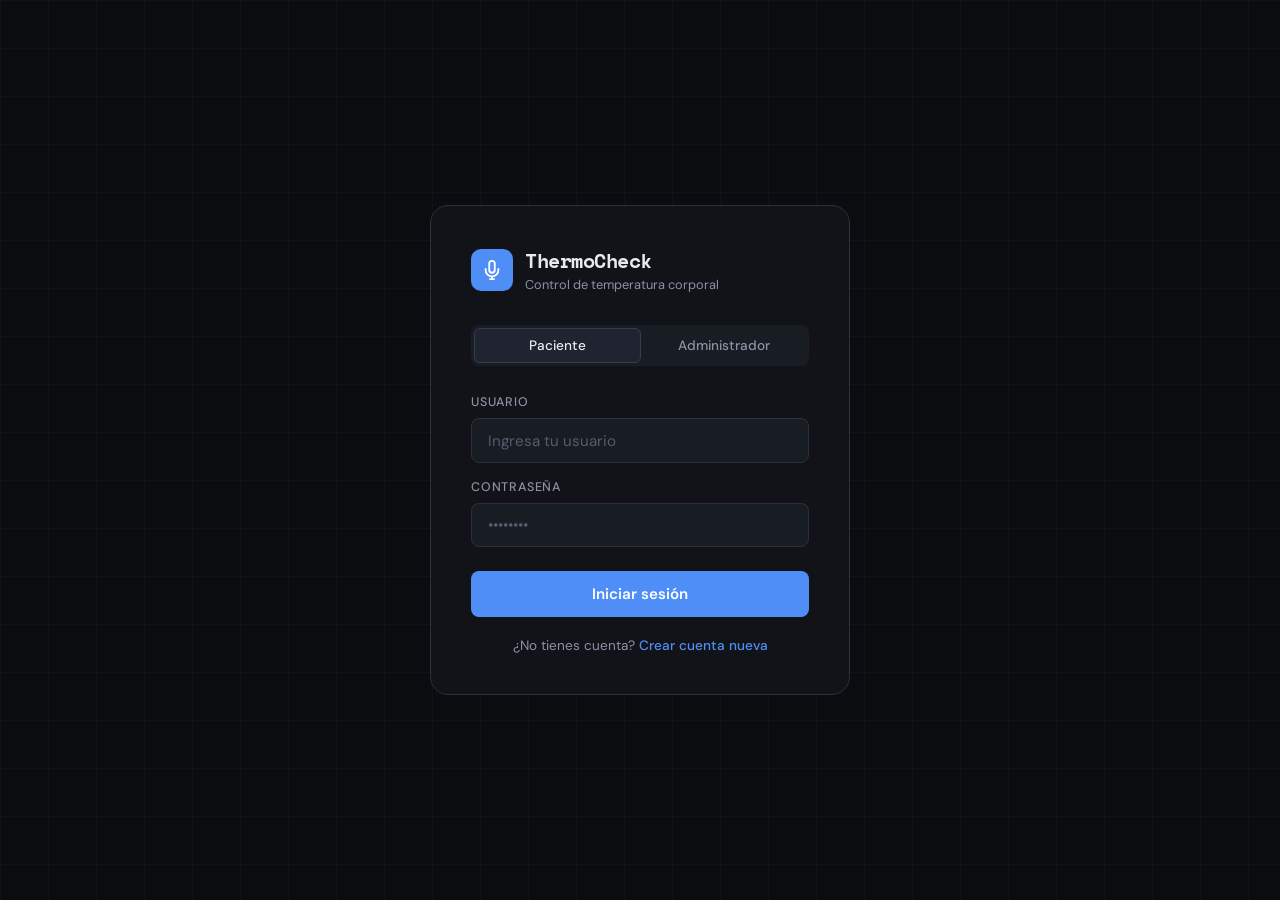
<file: index.html>
<!DOCTYPE html>
<html lang="es">

<head>
  <meta charset="UTF-8">
  <meta name="viewport" content="width=device-width, initial-scale=1.0">
  <title>ThermoCheck — Iniciar sesión</title>
  <link rel="stylesheet" href="css/global.css">
  <link rel="stylesheet" href="css/login.css">

  
</head>

<body>

  <div id="screen-login" class="screen">
    <div class="auth-card">

      <div class="auth-logo">
        <div class="icon">
          <svg viewBox="0 0 24 24">
            <path d="M12 2a3 3 0 0 0-3 3v7a3 3 0 0 0 6 0V5a3 3 0 0 0-3-3z" />
            <path d="M19 10v2a7 7 0 0 1-14 0v-2M12 19v3M9 22h6" />
          </svg>
        </div>
        <div>
          <h1>ThermoCheck</h1>
          <span class="auth-subtitle">Control de temperatura corporal</span>
        </div>
      </div>

      <div class="auth-tabs">
        <button class="auth-tab active" id="tab-paciente" onclick="switchLoginTab('paciente')">Paciente</button>
        <button class="auth-tab" id="tab-admin" onclick="switchLoginTab('admin')">Administrador</button>
      </div>

      <form onsubmit="event.preventDefault(); doLogin();">

        <div class="field">
          <label for="login-user">Usuario</label>
          <input type="text" id="login-user" placeholder="Ingresa tu usuario" autocomplete="username">
        </div>

        <div class="field">
          <label for="login-pass">Contraseña</label>
          <input type="password" id="login-pass" placeholder="••••••••" autocomplete="current-password">
        </div>
      </form>

      <button class="btn-primary" onclick="doLogin()">Iniciar sesión</button>
      <div class="auth-error" id="login-error"></div>

      <p class="auth-link">
        ¿No tienes cuenta?
        <a href="registro.html">Crear cuenta nueva</a>
      </p>

    </div>
  </div>

  <div class="toast" id="toast">
    <div class="toast-dot" id="toast-dot"></div>
    <span id="toast-msg"></span>
  </div>

  <script src="js/config.js"></script>
  <script src="js/login.js"></script>


</body>

</html>
</file>
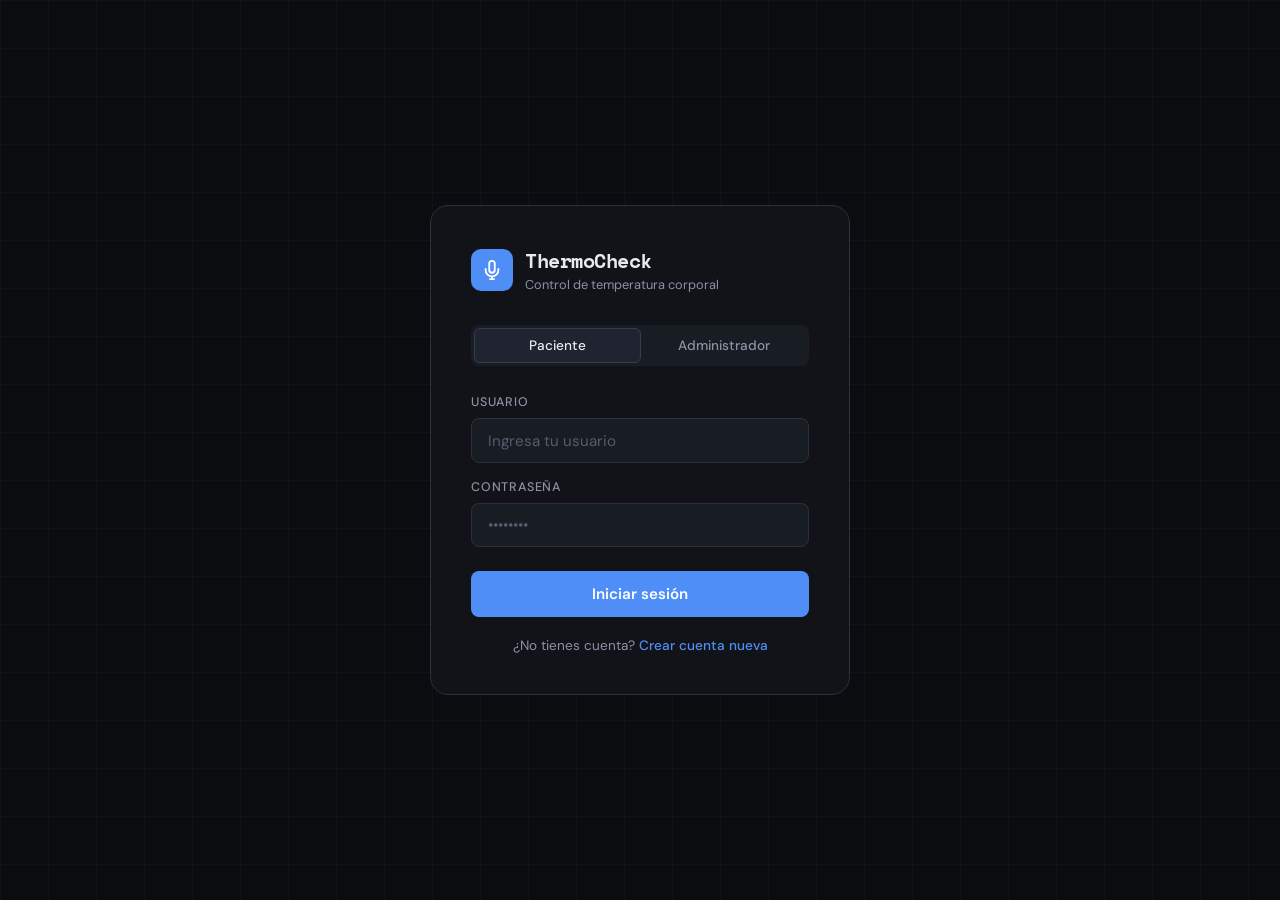
<file: admin.html>
<!DOCTYPE html>
<html lang="es">

<head>
  <meta charset="UTF-8">
  <meta name="viewport" content="width=device-width, initial-scale=1.0">
  <title>ThermoCheck — Dashboard Admin</title>
  <link rel="stylesheet" href="css/global.css">
  <link rel="stylesheet" href="./css/admin.css">
</head>

<body>

  <div id="screen-admin" class="screen active">

    <!-- Topbar -->
    <div class="topbar">
      <div class="topbar-logo">
        <svg viewBox="0 0 24 24">
          <path d="M12 2a3 3 0 0 0-3 3v7a3 3 0 0 0 6 0V5a3 3 0 0 0-3-3z" />
          <path d="M19 10v2a7 7 0 0 1-14 0v-2" />
        </svg>
        ThermoCheck
      </div>
      <div class="topbar-spacer"></div>
      <span class="topbar-badge" style="color:var(--yellow);border-color:#78350f">Admin</span>
      <div class="topbar-user">
        <div class="avatar" id="admin-avatar"></div>
        <span id="admin-nombre"></span>
      </div>
      <div class="topbar-actions">

        <button class="btn-admin-panel" onclick="mostrarPanelAdmin()">
          ⚙ Administración
        </button>

        <button class="btn-logout" onclick="logout()">
          Salir
        </button>

      </div>
    </div>

    <!-- Contenido -->
    <div class="main-content">

      <!-- Tarjetas de estadísticas -->
      <div class="admin-grid">
        <div class="stat-card">
          <div class="stat-label">Total lecturas hoy</div>
          <div class="stat-valor" id="stat-total" style="color:var(--accent)">0</div>
          <div class="stat-sub">en las últimas 24h</div>
        </div>
        <div class="stat-card">
          <div class="stat-label">Promedio temperatura</div>
          <div class="stat-valor" id="stat-prom">--.-</div>
          <div class="stat-sub">últimas 24h</div>
        </div>
        <div class="stat-card">
          <div class="stat-label">Temperatura máxima</div>
          <div class="stat-valor" id="stat-max" style="color:var(--yellow)">--.-</div>
          <div class="stat-sub" id="stat-max-quien">—</div>
        </div>
        <div class="stat-card alert-card">
          <div class="stat-label">⚠ Alertas de fiebre</div>
          <div class="stat-valor" id="stat-alertas">0</div>
          <div class="stat-sub">temperatura ≥ 38°C</div>
        </div>
      </div>

      <!-- Banner de alertas activas -->
      <div class="alertas-banner" id="alertas-banner">
        <div class="alerta-dot"></div>
        <p id="alertas-texto"></p>
      </div>

      <!-- Tabla de lecturas -->
      <div class="tabla-wrap">
        <div class="tabla-header">
          <h3>Lecturas registradas</h3>
          <div class="tabla-controls">
            <div class="filtros">
              <button class="filtro-btn active" onclick="setAdminFiltro('todos',this)">Todos</button>
              <button class="filtro-btn" onclick="setAdminFiltro('normal',this)">Normal</button>
              <button class="filtro-btn" onclick="setAdminFiltro('hipotermia',this)">Hipotermia</button>
              <button class="filtro-btn" onclick="setAdminFiltro('fiebre',this)">Fiebre</button>
            </div>
            <input type="search" class="tabla-search" id="tabla-search" placeholder="Buscar paciente..."
              oninput="renderAdminTabla()">
            <input type="search" id="filtro-empresa" class="tabla-search" placeholder="Buscar empresa..."
              oninput="renderAdminTabla()">

            <input type="date" id="filtro-fecha" class="tabla-search" onchange="renderAdminTabla()">
          </div>
        </div>

        <table>
          <thead>
            <tr>
              <th>Paciente</th>
              <th>Temperatura</th>
              <th>Estado</th>
              <th>Fecha</th>
              <th>Empresa</th>
            </tr>
          </thead>
          <tbody id="admin-tabla-body">
            <tr>
              <td colspan="5" class="empty-state">Sin registros</td>
            </tr>
          </tbody>
        </table>

        <div class="paginacion">
          <span id="pag-info">Mostrando 0 registros</span>
          <div class="pag-btns" id="pag-btns"></div>
        </div>
      </div>

      <div id="panel-admin-config" class="modal">

        <div class="modal-content modal-admin">

          <div class="modal-header">

            <h3>
              ⚙ Panel de administración
            </h3>

            <button onclick="cerrarPanelAdmin()">
              ✕
            </button>

          </div>

          <div class="modal-body">

            <!-- Empresas -->

            <div class="tabla-wrap">

              <div class="tabla-header">

                <h3>Empresas</h3>

                <div class="tabla-controls">

                  <input type="search" id="buscar-empresa-admin" class="tabla-search" placeholder="Buscar empresa..."
                    oninput="cargarEmpresasAdmin()">

                  <select id="estado-empresa-admin" class="tabla-search" onchange="cargarEmpresasAdmin()">

                    <option value="">
                      Todos
                    </option>

                    <option value="true">
                      Activas
                    </option>

                    <option value="false">
                      Inactivas
                    </option>

                  </select>

                  <button class="btn-admin-add" onclick="abrirModalEmpresa()">

                    + Nueva empresa

                  </button>

                </div>

              </div>

              <table>

                <thead>

                  <tr>
                    <th>Empresa</th>
                    <th>Dirección</th>
                    <th>Celular</th>
                    <th>Correo</th>
                    <th>Estado</th>
                    <th>Acciones</th>
                  </tr>

                </thead>

                <tbody id="empresa-body">
                </tbody>

              </table>

              <div class="paginacion">
                <span id="empresa-pag-info">
                  Mostrando 0 de 0 registros
                </span>

                <div id="empresa-pag-btns" class="pag-btns">
                </div>
              </div>

            </div>


            <!-- Usuarios -->

            <div class="tabla-wrap">

              <div class="tabla-header">

                <h3>Usuarios</h3>

                <div class="tabla-controls">

                  <input type="search" id="buscar-usuario-admin" class="tabla-search" placeholder="Buscar usuario..."
                    oninput="cargarUsuariosAdmin()">

                  <select id="estado-usuario-admin" class="tabla-search" onchange="cargarUsuariosAdmin()">

                    <option value="">
                      Todos
                    </option>

                    <option value="true">
                      Activos
                    </option>

                    <option value="false">
                      Inactivos
                    </option>

                  </select>

                </div>
              </div>


              <table>

                <thead>

                  <tr>

                    <th>Nombre</th>
                    <th>Usuario</th>
                    <th>Empresa</th>
                    <th>Estado</th>
                    <th>Acciones</th>

                  </tr>

                </thead>

                <tbody id="usuarios-body">

                </tbody>

              </table>

              <div class="paginacion">
                <span id="usuario-pag-info">
                  Mostrando 0 de 0 registros
                </span>

                <div id="usuario-pag-btns" class="pag-btns">
                </div>
              </div>

            </div>

          </div>

        </div>

      </div>

    </div>
  </div>

  <!-- Toast -->
  <div class="toast" id="toast">
    <div class="toast-dot" id="toast-dot"></div>
    <span id="toast-msg"></span>
  </div>

  <script src="js/config.js"></script>
  <script src="js/data.js"></script>
  <script src="js/login.js"></script>
  <script src="js/admin.js"></script>
  <script src="js/validaciones.js"></script>

  <!-- MODAL DETALLE PACIENTE -->
  <div id="modal-detalle" class="modal">
    <div class="modal-content">

      <div class="modal-header">
        <h3>Detalle del paciente</h3>
        <button onclick="cerrarModal()">✕</button>
      </div>

      <div class="modal-body" id="modal-body">
        <!-- contenido dinámico -->
      </div>

    </div>
  </div>

  <!-- MODAL CREAR / EDITAR EMPRESA -->
  <div id="modal-empresa" class="modal">

    <div class="modal-content" style="width:500px">

      <div class="modal-header">

        <h3 id="empresa-modal-title">
          Nueva empresa
        </h3>

        <button onclick="cerrarModalEmpresa()">
          ✕
        </button>

      </div>

      <div class="modal-body">

        <input type="text" id="empresa-nombre" class="tabla-search" placeholder="Nombre empresa"
          style="width:100%;margin-bottom:1rem">


        <input type="text" id="empresa-direccion" class="tabla-search" placeholder="Dirección"
          style="width:100%;margin-bottom:1rem">


        <input type="text" id="empresa-celular" class="tabla-search" placeholder="Celular" maxlength="10"
          inputmode="numeric" style="width:100%;margin-bottom:1rem">


        <input type="email" id="empresa-correo" class="tabla-search" placeholder="Correo"
          style="width:100%;margin-bottom:1rem">


        <button class="btn-admin-add" onclick="guardarEmpresa()">

          Guardar

        </button>

      </div>

    </div>

  </div>

  <!-- MODAL EDITAR USUARIO -->
  <div id="modal-usuario" class="modal">

    <div class="modal-content">

      <div class="modal-header">

        <h3>
          Editar usuario
        </h3>

        <button onclick="cerrarModalUsuario()">

          ✕

        </button>

      </div>

      <div class="modal-body">

        <div class="modal-grid">

          <input id="u-nombre" class="tabla-search" placeholder="Nombre">

          <input id="u-apellido" class="tabla-search" placeholder="Apellido">

          <input id="u-tipo" class="tabla-search" placeholder="Buscar tipo documento" list="lista-tipos" />

          <datalist id="lista-tipos"></datalist>

          <input id="u-documento" class="tabla-search" placeholder="Número documento">

          <input id="u-direccion" class="tabla-search" placeholder="Dirección">

          <input id="u-celular" class="tabla-search" placeholder="Celular">

          <input id="u-empresa" class="tabla-search" placeholder="Buscar empresa" list="lista-empresas" />

          <datalist id="lista-empresas"></datalist>

          </select>

        </div>

        <div class="modal-actions">

          <button class="btn-cancelar" onclick="
cerrarModalUsuario()
">

            Cancelar

          </button>

          <button class="btn-confirmar" onclick="
confirmarGuardarUsuario()
">

            Guardar

          </button>

        </div>

      </div>

    </div>

  </div>


  <!-- MODAL CONFIRMACIÓN -->

  <div id="modal-confirmar" class="modal">

    <div class="modal-content" style="width:450px">

      <div class="modal-header">

        <h3>
          Confirmar acción
        </h3>

        <button onclick="cerrarConfirmacion()">
          ✕
        </button>

      </div>

      <div class="modal-body">

        <p id="confirm-text"></p>

        <div class="modal-actions">

          <button class="btn-cancelar" onclick="cerrarConfirmacion()">

            Cancelar

          </button>

          <button class="btn-confirmar" id="confirm-btn">

            Confirmar

          </button>

        </div>

      </div>

    </div>

  </div>
</body>

</html>
</file>
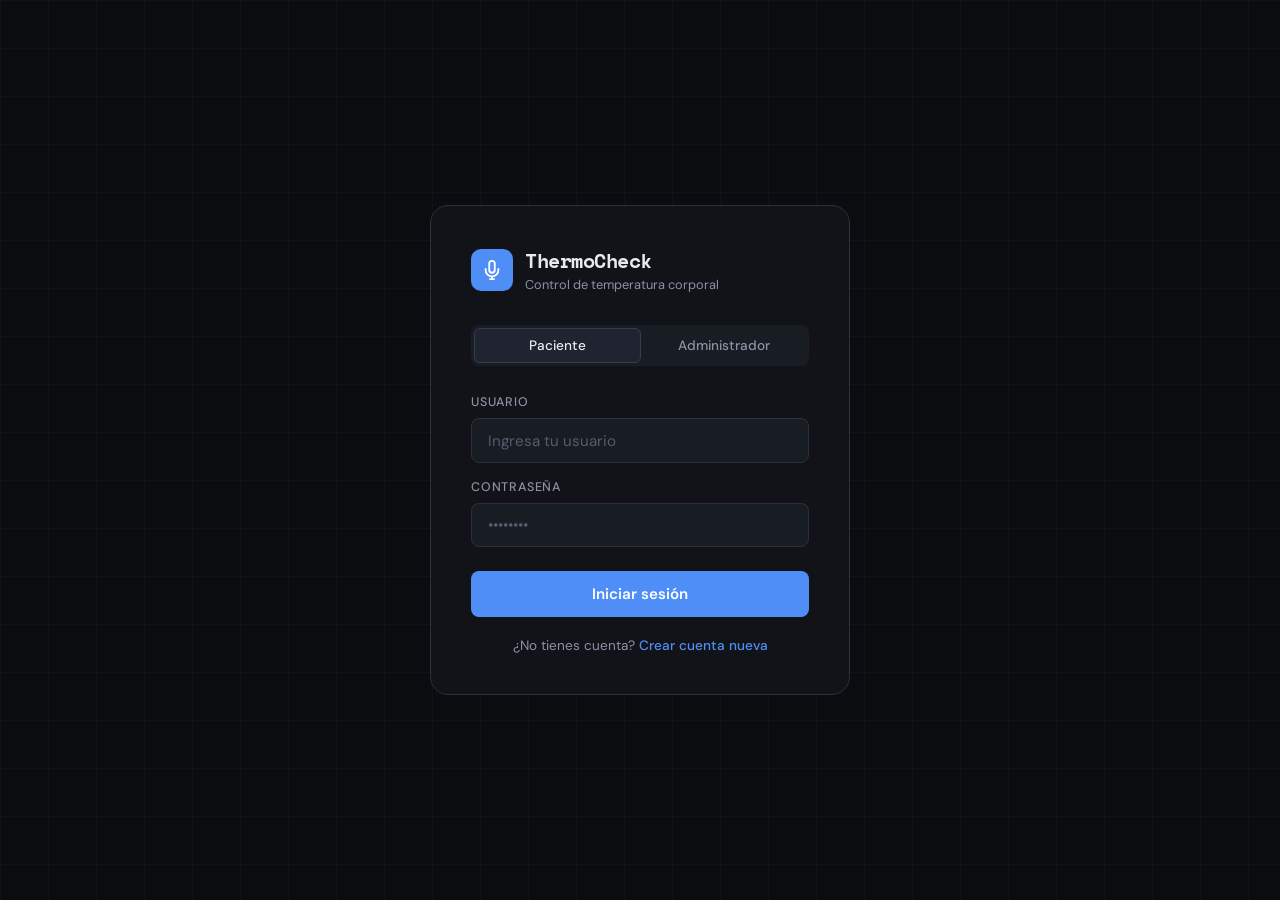
<file: paciente.html>
<!DOCTYPE html>
<html lang="es">

<head>
  <meta charset="UTF-8">
  <meta name="viewport" content="width=device-width, initial-scale=1.0">
  <title>ThermoCheck — Mi temperatura</title>
  <link rel="stylesheet" href="css/global.css">
  <link rel="stylesheet" href="css/paciente.css">


  <style>
    body {
      display: none;
    }
  </style>
</head>

<body>

  <div id="screen-paciente" class="screen active">

    <!-- Topbar -->
    <div class="topbar">
      <div class="topbar-logo">
        <svg viewBox="0 0 24 24">
          <path d="M12 2a3 3 0 0 0-3 3v7a3 3 0 0 0 6 0V5a3 3 0 0 0-3-3z" />
          <path d="M19 10v2a7 7 0 0 1-14 0v-2" />
        </svg>
        ThermoCheck
      </div>
      <div class="topbar-spacer"></div>
      <span class="topbar-badge">Paciente</span>
      <div class="topbar-user">
        <div class="avatar" id="pac-avatar">--</div>
        <span id="pac-nombre">—</span>
      </div>
      <button class="btn-perfil" onclick="abrirModalPerfil()">✏ Mi perfil</button>
      <button class="btn-logout" onclick="logout()">Salir</button>
    </div>

    <!-- Contenido -->
    <div class="main-content">

      <div class="pac-page-header">
        <h2>Mi estado hoy</h2>
        <p id="pac-fecha-hoy">—</p>
      </div>

      <!-- Tarjeta estado actual -->
      <div class="status-hoy">
        <div class="status-indicator none" id="status-icon">🌡️</div>
        <div class="status-info">
          <h3 id="status-titulo">Sin lectura hoy</h3>
          <p id="status-desc">Aún no has registrado tu temperatura hoy.</p>
        </div>
        <div class="temp-grande none" id="status-temp">--.-°</div>
      </div>

      <!-- Botón principal -->
      <button class="btn-tomar" id="btn-tomar" onclick="abrirModal()">
        <svg viewBox="0 0 24 24">
          <path d="M12 2a3 3 0 0 0-3 3v7a3 3 0 0 0 6 0V5a3 3 0 0 0-3-3z" />
          <path d="M19 10v2a7 7 0 0 1-14 0v-2M12 19v3M9 22h6" />
        </svg>
        Tomar temperatura ahora
      </button>

      <!-- Historial -->
      <div class="section-title">Historial de lecturas</div>
      <div class="historial-list" id="pac-historial">
        <div class="empty-state">No hay lecturas registradas aún</div>
      </div>

    </div>
  </div>

  <!-- Modal de toma -->
  <div class="modal-overlay" id="modal-toma">
    <div class="modal">

      <!-- Escaneando -->
      <div id="modal-escaneando">
        <h3>Midiendo temperatura</h3>
        <p>Esto solo tomará 3 segundos</p>
        <div class="scanner-anim">
          <svg viewBox="0 0 24 24">
            <path d="M12 2a3 3 0 0 0-3 3v7a3 3 0 0 0 6 0V5a3 3 0 0 0-3-3z" />
            <path d="M19 10v2a7 7 0 0 1-14 0v-2M12 19v3M9 22h6" />
          </svg>
        </div>
        <p style="color:var(--text3);font-size:.8rem">Conectando con el sensor ESP32...</p>
      </div>

      <!-- Resultado -->
      <div id="modal-resultado" style="display:none">
        <h3>Lectura obtenida</h3>
        <p>Confirma para guardar el registro</p>
        <div class="modal-result" id="modal-temp-val">--.-°</div>
        <div id="modal-badge-estado" style="margin-bottom:.5rem"></div>
        <p class="modal-consejo" id="modal-consejo"></p>
        <div class="modal-buttons">
          <button class="btn-secondary" onclick="cerrarModal()">Cancelar</button>
          <button class="btn-confirm" onclick="confirmarLectura()">Confirmar</button>
        </div>
      </div>

    </div>
  </div>

  <!-- Toast -->
  <div class="toast" id="toast">
    <div class="toast-dot" id="toast-dot"></div>
    <span id="toast-msg"></span>
  </div>

<div id="modal-perfil" class="modal modal-content">
  <div class="modal-content" style="max-width:480px">

    <div class="modal-header">
      <h3>Mi perfil</h3>
      <button onclick="cerrarModalPerfil()">✕</button>
    </div>

    <div class="modal-body">

      <!-- Campos EDITABLES -->
      <div class="modal-grid">

        <div>
          <label>Nombre *</label>
          <input id="p-nombre" class="tabla-search" placeholder="Nombre" style="width:100%">
        </div>

        <div>
          <label>Apellido *</label>
          <input id="p-apellido" class="tabla-search" placeholder="Apellido" style="width:100%">
        </div>

        <div>
          <label>Celular *</label>
          <input id="p-celular" class="tabla-search" placeholder="Ej: 3001234567"
                 type="tel" maxlength="10" style="width:100%">
        </div>

        <div>
          <label>Dirección *</label>
          <input id="p-direccion" class="tabla-search" placeholder="Ej: Calle 123 #45-67" style="width:100%">
        </div>

      </div>

      <hr style="border:none;border-top:1px solid var(--border);margin:1rem 0">
      <p style="font-size:.75rem;color:var(--text3);margin-bottom:.75rem">
        Los siguientes datos no son editables. Contacta a tu administrador si necesitas cambiarlos.
      </p>

      <!-- Campos SOLO LECTURA -->
      <div class="modal-grid">

        <div>
          <label>Usuario</label>
          <input id="p-username" class="tabla-search" disabled style="width:100%;opacity:.5;cursor:not-allowed">
        </div>

        <div>
          <label>Tipo de documento</label>
          <input id="p-tipo-doc" class="tabla-search" disabled style="width:100%;opacity:.5;cursor:not-allowed">
        </div>

        <div>
          <label>Número de documento</label>
          <input id="p-documento" class="tabla-search" disabled style="width:100%;opacity:.5;cursor:not-allowed">
        </div>

        <div>
          <label>Empresa</label>
          <input id="p-empresa" class="tabla-search" disabled style="width:100%;opacity:.5;cursor:not-allowed">
        </div>

      </div>

      <div class="modal-actions" style="margin-top:1.25rem">
        <button class="btn-cancelar" onclick="cerrarModalPerfil()">Cancelar</button>
        <button class="btn-confirmar" onclick="guardarPerfil()">Guardar cambios</button>
      </div>

    </div>
  </div>
</div>





  <script src="js/config.js"></script>
  <script src="js/data.js"></script>
  <script src="js/paciente.js"></script>
  <script src="js/editarPaciente.js"></script>
  <script src="js/validaciones.js"></script>

  <script>
    /* Esta página requiere sesión activa.
       En producción: verificar sesión PHP aquí. */
    document.addEventListener('DOMContentLoaded', () => {
      if (!currentUser) {
        /* Redirigir al login si no hay sesión */
        /* window.location.href = 'index.html'; */
      }
    });
  </script>
</body>

</html>
</file>
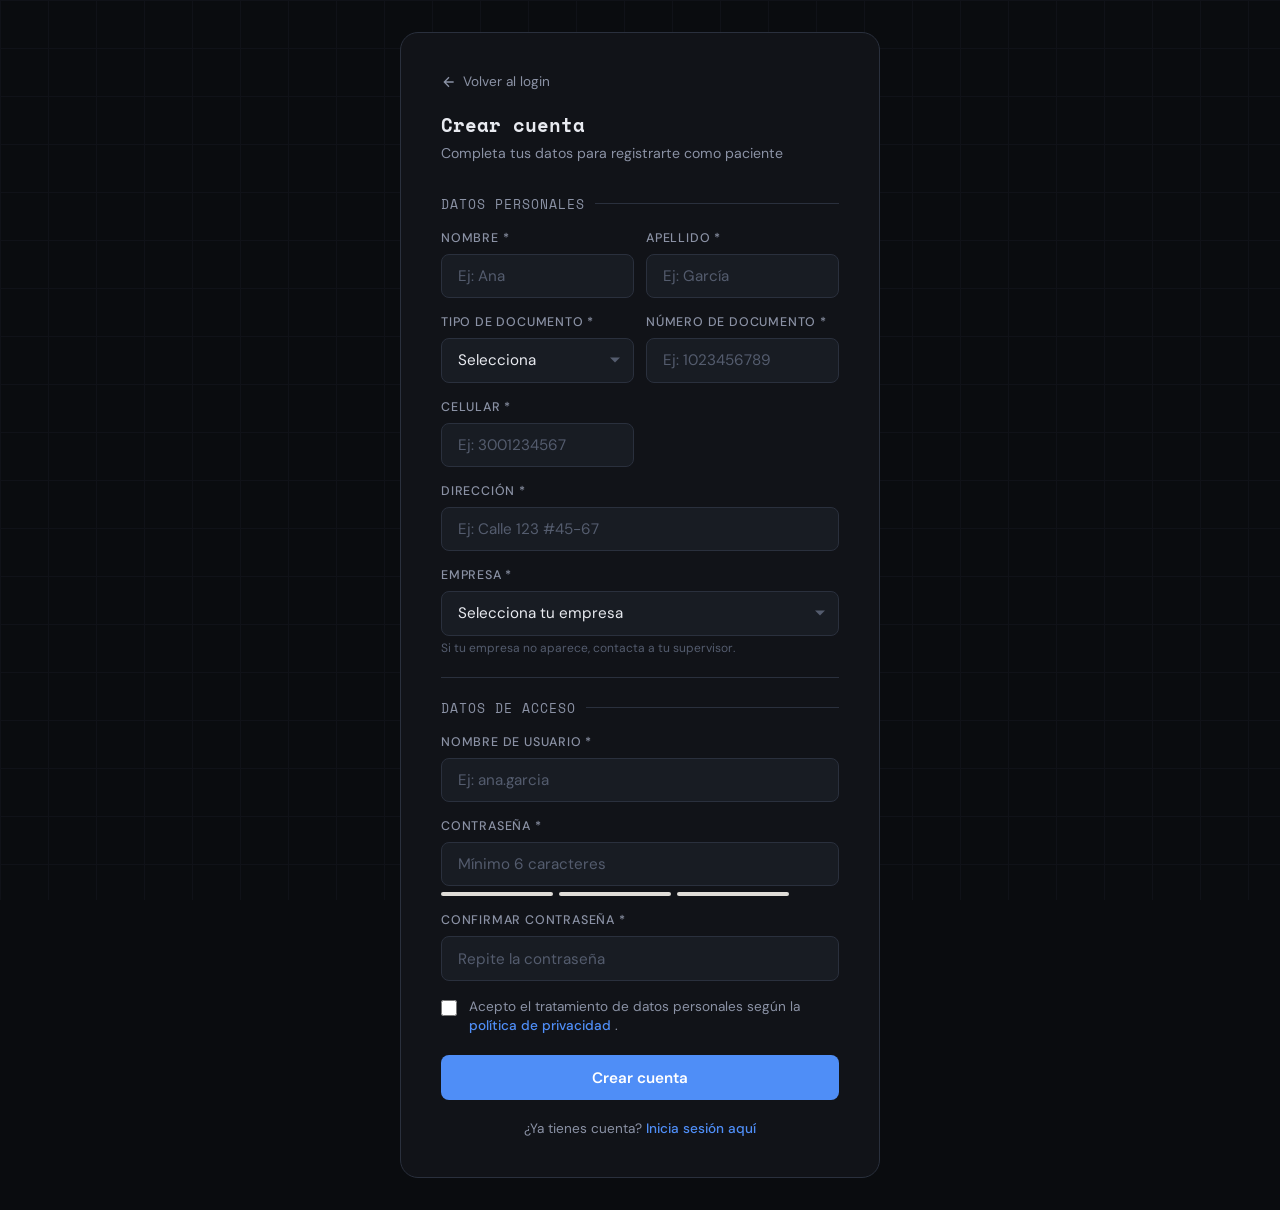
<file: registro.html>
<!DOCTYPE html>
<html lang="es">

<head>
  <meta charset="UTF-8">
  <meta name="viewport" content="width=device-width, initial-scale=1.0">
  <title>ThermoCheck — Crear cuenta</title>
  <link rel="stylesheet" href="css/global.css">
  <link rel="stylesheet" href="css/login.css">
  <link rel="stylesheet" href="css/registro.css">
</head>

<body>

  <div id="screen-registro" class="screen active">
    <div class="registro-card">

      <!-- Header con botón volver -->
      <div class="registro-header">
        <button class="back-btn" onclick="volverAlLogin()">
          <svg viewBox="0 0 24 24">
            <path d="M19 12H5M12 19l-7-7 7-7" />
          </svg>
          Volver al login
        </button>
        <h2>Crear cuenta</h2>
        <p>Completa tus datos para registrarte como paciente</p>
      </div>

      <!-- Formulario -->
      <form id="registro-form" onsubmit="doRegistro(event)">

        <div class="section-title">Datos personales</div>

        <div class="field-row">
          <div class="field">
            <label for="reg-nombre">Nombre *</label>
            <input type="text" id="reg-nombre" placeholder="Ej: Ana">
          </div>
          <div class="field">
            <label for="reg-apellido">Apellido *</label>
            <input type="text" id="reg-apellido" placeholder="Ej: García">
          </div>
        </div>

        <div class="field-row">
          <div class="field">
            <label>Tipo de documento *</label>
            <div class="select-wrap">
              <select id="reg-tipo-doc">
                <option value="">Selecciona</option>
              </select>
            </div>
          </div>

          <div class="field">
            <label>Número de documento *</label>
            <input type="text" id="reg-num-doc" placeholder="Ej: 1023456789">
          </div>
        </div>

        <div class="field-row">
          <div class="field">
            <label for="reg-celular">celular *</label>
            <input type="tel" id="reg-celular" placeholder="Ej: 3001234567">
          </div>
        </div>

        <div class="field">
          <label for="reg-direccion">Dirección *</label>
          <input type="text" id="reg-direccion" placeholder="Ej: Calle 123 #45-67">
        </div>

        <div class="field">
          <label>Empresa *</label>
          <div class="select-wrap">
            <select id="reg-empresa">
              <option value="">Selecciona tu empresa</option>
            </select>
          </div>
          <small style="color:var(--text3);font-size:.75rem;">
            Si tu empresa no aparece, contacta a tu supervisor.
          </small>
        </div>

        <hr class="field-divider">
        <div class="section-title">Datos de acceso</div>

        <div class="field">
          <label for="reg-user">Nombre de usuario *</label>
          <input type="text" id="reg-user" placeholder="Ej: ana.garcia" autocomplete="username">
        </div>

        <div class="field">
          <label for="reg-pass">Contraseña *</label>
          <input type="password" id="reg-pass" placeholder="Mínimo 6 caracteres" oninput="onPassChange()"
            autocomplete="new-password">
          <div class="password-strength">
            <div class="strength-bar" id="bar1"></div>
            <div class="strength-bar" id="bar2"></div>
            <div class="strength-bar" id="bar3"></div>
            <span class="strength-label" id="strength-label"></span>
          </div>
        </div>

        <div class="field">
          <label for="reg-pass2">Confirmar contraseña *</label>
          <input type="password" id="reg-pass2" placeholder="Repite la contraseña" autocomplete="new-password">
        </div>


        <label class="terms-check">
          <input type="checkbox" id="reg-terminos">

          <span class="terms-text">
            Acepto el tratamiento de datos personales según la
            <a href="docs/tratamiento_datos.pdf" target="_blank">
              política de privacidad
            </a>.
          </span>
        </label>


        <div class="auth-error" id="reg-error"></div>

        <button class="btn-primary" type="submit" style="margin-top:1.25rem">
          Crear cuenta
        </button>

        <p class="auth-link">
          ¿Ya tienes cuenta?
          <a onclick="volverAlLogin()">Inicia sesión aquí</a>
        </p>

      </form>

      <!-- Pantalla de éxito -->
      <div id="registro-exito" style="display:none">
        <div class="registro-success">
          <div class="success-icon">✓</div>
          <h3>¡Cuenta creada exitosamente!</h3>
          <p>
            Bienvenido, <strong id="exito-nombre"></strong>.<br>
            Ya puedes iniciar sesión con tu usuario y contraseña.
          </p>
          <button class="btn-primary" onclick="irALoginDesdeExito()">
            Ir a iniciar sesión
          </button>
        </div>
      </div>

    </div> <!-- registro-card -->

  </div>


  <!-- Toast global -->
  <div class="toast" id="toast">
    <div class="toast-dot" id="toast-dot"></div>
    <span id="toast-msg"></span>
  </div>

  <script src="js/config.js"></script>
  <script src="js/data.js"></script>
  <script src="js/login.js"></script>
  <script src="js/registro.js"></script>
  <script src="js/validaciones.js"></script>


</body>

</html>
</file>
<file: css/global.css>
@import url('https://fonts.googleapis.com/css2?family=Space+Mono:wght@400;700&family=DM+Sans:wght@300;400;500;600&display=swap');

:root {
  --bg:        #0a0c0f;
  --bg2:       #111318;
  --bg3:       #181c23;
  --bg4:       #1f2430;
  --border:    #2a303d;
  --border2:   #363d4e;
  --text:      #e8eaf0;
  --text2:     #8b92a5;
  --text3:     #545c6e;
  --accent:    #4f8ef7;
  --accent2:   #2563eb;
  --green:     #22c55e;
  --green-bg:  #052e16;
  --yellow:    #f59e0b;
  --yellow-bg: #1c1400;
  --red:       #ef4444;
  --red-bg:    #1c0505;
  --mono:      'Space Mono', monospace;
  --sans:      'DM Sans', sans-serif;
  --radius:    12px;
  --radius-lg: 18px;
}

*, *::before, *::after { box-sizing: border-box; margin: 0; padding: 0; }

body {
  font-family: var(--sans);
  background: var(--bg);
  color: var(--text);
  min-height: 100vh;
  overflow-x: hidden;
}

body::before {
  content: '';
  position: fixed;
  inset: 0;
  background-image:
    linear-gradient(var(--border) 1px, transparent 1px),
    linear-gradient(90deg, var(--border) 1px, transparent 1px);
  background-size: 48px 48px;
  opacity: .2;
  pointer-events: none;
  z-index: 0;
}

/* ── SCREENS ── */
.screen { display: none; position: relative; z-index: 1; min-height: 100vh; }
.screen.active { display: flex; }

/* ── TOPBAR ── */
.topbar {
  height: 58px;
  background: var(--bg2);
  border-bottom: 1px solid var(--border);
  display: flex;
  align-items: center;
  padding: 0 1.5rem;
  gap: 1rem;
  position: sticky;
  top: 0;
  z-index: 50;
}

.topbar-logo {
  font-family: var(--mono);
  font-size: .95rem;
  letter-spacing: -.3px;
  color: var(--accent);
  display: flex;
  align-items: center;
  gap: .5rem;
  text-decoration: none;
}

.topbar-logo svg { width: 18px; height: 18px; stroke: var(--accent); fill: none; stroke-width: 2; }
.topbar-spacer { flex: 1; }

.topbar-user {
  display: flex;
  align-items: center;
  gap: .6rem;
  font-size: .85rem;
  color: var(--text2);
}

.topbar-user .avatar {
  width: 30px; height: 30px;
  background: var(--bg4);
  border: 1px solid var(--border2);
  border-radius: 50%;
  display: flex; align-items: center; justify-content: center;
  font-family: var(--mono);
  font-size: .7rem;
  font-weight: 700;
  color: var(--accent);
}

.topbar-badge {
  background: var(--bg4);
  border: 1px solid var(--border2);
  border-radius: 20px;
  padding: .2rem .65rem;
  font-size: .72rem;
  font-weight: 600;
  color: var(--text2);
  text-transform: uppercase;
  letter-spacing: .6px;
}

.btn-logout {
  background: transparent;
  border: 1px solid var(--border2);
  border-radius: 7px;
  color: var(--text2);
  padding: .35rem .8rem;
  font-family: var(--sans);
  font-size: .8rem;
  cursor: pointer;
  transition: all .2s;
}
.btn-logout:hover { border-color: var(--red); color: var(--red); }

/* ── MAIN CONTENT ── */
.main-content {
  flex: 1;
  padding: 2rem 1.5rem;
  max-width: 1100px;
  width: 100%;
  margin: 0 auto;
  position: relative;
  z-index: 1;
}

/* ── SECTION TITLE ── */
.section-title {
  font-family: var(--mono);
  font-size: .82rem;
  color: var(--text2);
  text-transform: uppercase;
  letter-spacing: 1px;
  margin-bottom: 1rem;
  display: flex;
  align-items: center;
  gap: .6rem;
}
.section-title::after { content: ''; flex: 1; height: 1px; background: var(--border); }

/* ── BADGES ── */
.badge-estado {
  font-size: .72rem;
  font-weight: 600;
  padding: .2rem .6rem;
  border-radius: 20px;
  text-transform: uppercase;
  letter-spacing: .5px;
}
.badge-estado.ok   { background: var(--green-bg); color: var(--green);  border: 1px solid #14532d; }
.badge-estado.warn { background: var(--yellow-bg); color: var(--yellow); border: 1px solid #78350f; }
.badge-estado.bad  { background: var(--red-bg);   color: var(--red);    border: 1px solid #7f1d1d; }

/* ── TOAST ── */
.toast {
  position: fixed;
  bottom: 1.5rem; right: 1.5rem;
  background: var(--bg2);
  border: 1px solid var(--border2);
  border-radius: var(--radius);
  padding: .85rem 1.25rem;
  font-size: .88rem;
  z-index: 500;
  display: flex; align-items: center; gap: .6rem;
  transform: translateY(80px);
  opacity: 0;
  transition: all .3s ease;
  max-width: 300px;
}
.toast.show        { transform: translateY(0); opacity: 1; }
.toast.ok          { border-color: #14532d; }
.toast.warn        { border-color: #78350f; }
.toast.bad         { border-color: #7f1d1d; }
.toast-dot         { width: 8px; height: 8px; border-radius: 50%; flex-shrink: 0; }

/* ── EMPTY STATE ── */
.empty-state { text-align: center; padding: 3rem; color: var(--text3); font-size: .9rem; }

/* ── ANIMACIONES ── */
@keyframes slideUp {
  from { opacity: 0; transform: translateY(20px); }
  to   { opacity: 1; transform: translateY(0); }
}
@keyframes fadeIn {
  from { opacity: 0; transform: translateX(-8px); }
  to   { opacity: 1; transform: translateX(0); }
}
@keyframes pulse {
  0%, 100% { opacity: 1; transform: scale(1); }
  50%       { opacity: .5; transform: scale(1.5); }
}



.badge-estado.normal{
    background:#dcfce7;
    color:#15803d;
}

.badge-estado.fiebre{
    background:#fee2e2;
    color:#dc2626;
}

.badge-estado.hipotermia{
    background:#dbeafe;
    color:#2563eb;
}

.dot.hipotermia{
    background:#2563eb;
}

.status-indicator.hipotermia{
    background:#dbeafe;
    color:#2563eb;
}
</file>
<file: css/login.css>
/* ════════════════════════════════
   login.css
════════════════════════════════ */

#screen-login {
  align-items: center;
  justify-content: center;
  padding: 2rem;
}

.auth-card {
  width: 100%;
  max-width: 420px;
  background: var(--bg2);
  border: 1px solid var(--border);
  border-radius: var(--radius-lg);
  padding: 2.5rem;
  animation: slideUp .4s ease;
}

/* Logo */
.auth-logo {
  display: flex;
  align-items: center;
  gap: .75rem;
  margin-bottom: 2rem;
}
.auth-logo .icon {
  width: 42px; height: 42px;
  background: var(--accent);
  border-radius: 10px;
  display: flex; align-items: center; justify-content: center;
}
.auth-logo .icon svg { width: 22px; height: 22px; stroke: white; fill: none; stroke-width: 2; }
.auth-logo h1 { font-family: var(--mono); font-size: 1.25rem; letter-spacing: -.5px; }
.auth-logo .auth-subtitle { color: var(--text2); font-size: .8rem; display: block; margin-top: 1px; }

/* Tabs */
.auth-tabs {
  display: flex;
  background: var(--bg3);
  border-radius: 8px;
  padding: 3px;
  margin-bottom: 1.75rem;
}
.auth-tab {
  flex: 1;
  padding: .5rem;
  border: none;
  background: transparent;
  color: var(--text2);
  font-family: var(--sans);
  font-size: .85rem;
  font-weight: 500;
  cursor: pointer;
  border-radius: 6px;
  transition: all .2s;
}
.auth-tab.active { background: var(--bg4); color: var(--text); border: 1px solid var(--border2); }

/* Campos */
.field { margin-bottom: 1rem; }
.field label {
  display: block;
  font-size: .78rem;
  font-weight: 500;
  color: var(--text2);
  text-transform: uppercase;
  letter-spacing: .8px;
  margin-bottom: .5rem;
}
.field input {
  width: 100%;
  background: var(--bg3);
  border: 1px solid var(--border);
  border-radius: 8px;
  padding: .7rem 1rem;
  color: var(--text);
  font-family: var(--sans);
  font-size: .95rem;
  outline: none;
  transition: border-color .2s;
}
.field input:focus       { border-color: var(--accent); }
.field input::placeholder { color: var(--text3); }

/* Botón principal */
.btn-primary {
  width: 100%;
  padding: .8rem;
  background: var(--accent);
  color: white;
  border: none;
  border-radius: 8px;
  font-family: var(--sans);
  font-size: .95rem;
  font-weight: 600;
  cursor: pointer;
  transition: background .2s, transform .1s;
  margin-top: .5rem;
}
.btn-primary:hover  { background: var(--accent2); }
.btn-primary:active { transform: scale(.98); }

/* Enlace a registro */
.auth-link {
  text-align: center;
  margin-top: 1.25rem;
  font-size: .85rem;
  color: var(--text2);
}
.auth-link a {
  color: var(--accent);
  text-decoration: none;
  cursor: pointer;
  font-weight: 500;
}
.auth-link a:hover { text-decoration: underline; }

/* Error */
.auth-error {
  background: var(--red-bg);
  border: 1px solid #7f1d1d;
  color: var(--red);
  padding: .65rem 1rem;
  border-radius: 8px;
  font-size: .85rem;
  margin-top: .75rem;
  display: none;
}
</file>
<file: css/admin.css>
/* ════════════════════════════════
   admin.css
════════════════════════════════ */

#screen-admin {
  flex-direction: column;
}

/* Stats grid */
.admin-grid {
  display: grid;
  grid-template-columns: repeat(auto-fit, minmax(200px, 1fr));
  gap: 1rem;
  margin-bottom: 2rem;
}

.stat-card {
  background: var(--bg2);
  border: 1px solid var(--border);
  border-radius: var(--radius);
  padding: 1.25rem 1.5rem;
}

.stat-label {
  font-size: .75rem;
  font-weight: 600;
  text-transform: uppercase;
  letter-spacing: .8px;
  color: var(--text3);
  margin-bottom: .5rem;
}

.stat-valor {
  font-family: var(--mono);
  font-size: 2rem;
  font-weight: 700;
  line-height: 1;
}

.stat-sub {
  font-size: .8rem;
  color: var(--text2);
  margin-top: .3rem;
}

.stat-card.alert-card {
  border-color: #7f1d1d;
  background: var(--red-bg);
}

.stat-card.alert-card .stat-valor {
  color: var(--red);
}

/* Banner alertas */
.alertas-banner {
  background: var(--red-bg);
  border: 1px solid #7f1d1d;
  border-radius: var(--radius);
  padding: .9rem 1.25rem;
  margin-bottom: 1.5rem;
  display: none;
  align-items: center;
  gap: .75rem;
}

.alertas-banner.visible {
  display: flex;
}

.alerta-dot {
  width: 10px;
  height: 10px;
  border-radius: 50%;
  background: var(--red);
  animation: pulse 1.2s ease-in-out infinite;
  flex-shrink: 0;
}

.alertas-banner p {
  font-size: .88rem;
  color: var(--red);
  flex: 1;
  margin: 0;
}

/* Tabla */
.tabla-wrap {
  background: var(--bg2);
  border: 1px solid var(--border);
  border-radius: var(--radius-lg);
  overflow: hidden;
  margin-bottom: 2rem;
}

.tabla-header {
  padding: 1rem 1.5rem;
  border-bottom: 1px solid var(--border);
  display: flex;
  align-items: center;
  justify-content: space-between;
  flex-wrap: wrap;
  gap: .75rem;
}

.tabla-header h3 {
  font-family: var(--mono);
  font-size: .95rem;
}

.tabla-controls {
  display: flex;
  gap: .6rem;
  align-items: center;
  flex-wrap: wrap;
}

.filtros {
  display: flex;
  gap: .4rem;
}

.filtro-btn {
  background: var(--bg3);
  border: 1px solid var(--border);
  border-radius: 20px;
  padding: .3rem .85rem;
  font-family: var(--sans);
  font-size: .78rem;
  font-weight: 500;
  color: var(--text2);
  cursor: pointer;
  transition: all .2s;
}

.filtro-btn.active,
.filtro-btn:hover {
  background: var(--bg4);
  border-color: var(--accent);
  color: var(--accent);
}

.tabla-search {
  background: var(--bg3);
  border: 1px solid var(--border);
  border-radius: 8px;
  padding: .35rem .85rem;
  color: var(--text);
  font-family: var(--sans);
  font-size: .85rem;
  outline: none;
  width: 200px;
  transition: border-color .2s;
}

.tabla-search:focus {
  border-color: var(--accent);
}

.tabla-search::placeholder {
  color: var(--text3);
}

table {
  width: 100%;
  border-collapse: collapse;
}

thead tr {
  border-bottom: 1px solid var(--border);
}

th {
  padding: .75rem 1.25rem;
  text-align: left;
  font-size: .75rem;
  font-weight: 600;
  text-transform: uppercase;
  letter-spacing: .7px;
  color: var(--text3);
}

tbody tr {
  border-bottom: 1px solid var(--border);
  transition: background .15s;
}

tbody tr:last-child {
  border-bottom: none;
}

tbody tr:hover {
  background: var(--bg3);
}

td {
  padding: .8rem 1.25rem;
  font-size: .88rem;
}

td .temp-cell {
  font-family: var(--mono);
  font-weight: 700;
}

.row-fiebre {
  background: rgba(239, 68, 68, .04);
}

.row-fiebre:hover {
  background: rgba(239, 68, 68, .08) !important;
}

/* Paginación */
.paginacion {
  padding: .75rem 1.25rem;
  display: flex;
  align-items: center;
  justify-content: space-between;
  border-top: 1px solid var(--border);
  font-size: .82rem;
  color: var(--text2);
}

.pag-btns {
  display: flex;
  gap: .4rem;
}

.pag-btn {
  width: 30px;
  height: 30px;
  background: var(--bg3);
  border: 1px solid var(--border);
  border-radius: 6px;
  color: var(--text2);
  font-family: var(--mono);
  font-size: .78rem;
  cursor: pointer;
  transition: all .2s;
  display: flex;
  align-items: center;
  justify-content: center;
}

.pag-btn:hover,
.pag-btn.active {
  border-color: var(--accent);
  color: var(--accent);
  background: var(--bg4);
}


/* ── INPUT DATE ESTILO PRO ── */
input[type="date"].tabla-search {
  appearance: none;
  -webkit-appearance: none;
  position: relative;
  padding-right: 2.2rem;
}

/* Ícono calendario (webkit) */
input[type="date"].tabla-search::-webkit-calendar-picker-indicator {
  filter: invert(1) opacity(0.6);
  cursor: pointer;
  transition: .2s;
}

input[type="date"].tabla-search::-webkit-calendar-picker-indicator:hover {
  filter: invert(1) opacity(1);
}

/* Placeholder visual (cuando está vacío) */
input[type="date"].tabla-search:invalid {
  color: var(--text3);
}


/* MODAL */
.modal {
  position: fixed;
  top: 0;
  left: 0;
  width: 100%;
  height: 100%;
  background: rgba(0, 0, 0, .6);
  display: none;
  align-items: center;
  justify-content: center;
  z-index: 999;
}

.modal.active {
  display: flex;
}

.modal-content {
  background: var(--bg2);
  border: 1px solid var(--border);
  border-radius: var(--radius-lg);
  width: 750px;
  /* ⬅️ más ancho */
  max-width: 95%;
  padding: 1.5rem;
  animation: fadeIn .2s ease;
}

.modal-header {
  display: flex;
  justify-content: space-between;
  align-items: center;
  margin-bottom: 1rem;
}

.modal-header h3 {
  font-family: var(--mono);
  font-size: 1rem;
}

.modal-header button {
  background: transparent;
  border: none;
  color: var(--text2);
  cursor: pointer;
  font-size: 1.2rem;
}

.modal-body {
  font-size: .9rem;
  color: var(--text);
}

.modal-grid {
  display: grid;
  grid-template-columns: 1fr 1fr;
  gap: 1.2rem;
}

.modal-section {
  background: var(--bg3);
  border: 1px solid var(--border);
  border-radius: var(--radius);
  padding: 1rem 1.2rem;
}

.modal-section h4 {
  font-size: .75rem;
  margin-bottom: .6rem;
  color: var(--text3);
  text-transform: uppercase;
  letter-spacing: .5px;
}

.modal-row {
  display: grid;
  grid-template-columns: repeat(auto-fit, minmax(180px, 1fr));
  gap: .6rem 1rem;
  font-size: .88rem;
}

/* BOTÓN ADMIN */

.btn-admin-panel {

  background: linear-gradient(135deg,
      #f59e0b,
      #d97706);

  border: none;
  padding: .7rem 1rem;

  border-radius: 10px;

  color: white;

  font-weight: 600;

  cursor: pointer;

  transition: .25s;

  display: flex;
  align-items: center;
  gap: .5rem;

}

.btn-admin-panel:hover {

  transform: translateY(-2px);

  box-shadow:
    0 8px 20px rgba(245,
      158,
      11,
      .35);

}


/* PANEL ADMIN */

.topbar-actions {

  display: flex;
  align-items: center;
  gap: 12px;
  margin-left: 20px;

}

.modal-admin {

  width: 1200px;
  max-width: 95%;

  max-height: 90vh;

  overflow-y: auto;

}


.btn-admin-add {

  background: var(--accent);

  border: none;

  padding: .6rem 1rem;

  border-radius: 10px;

  font-weight: 600;

  cursor: pointer;

  color: white;

  transition: .2s;

}

.btn-admin-add:hover {

  transform: translateY(-2px);

}

.btn-editar,
.btn-estado {

  border: none;

  padding: .45rem .8rem;

  border-radius: 8px;

  cursor: pointer;

  font-size: .8rem;

  font-weight: 600;

  margin-right: .4rem;

  transition: .2s;

}


.btn-editar {

  background: #2563eb;
  color: white;

}

.btn-editar:hover {

  transform: translateY(-2px);

}


.btn-estado {

  background: #f59e0b;
  color: white;

}

.btn-estado:hover {

  transform: translateY(-2px);

}

/* BOTONES MODAL */

.modal-actions{
display:flex;
justify-content:flex-end;
gap:1rem;
margin-top:1.5rem;
}

.btn-cancelar{

background:var(--bg3);
border:1px solid var(--border);

padding:.7rem 1.2rem;

border-radius:10px;

color:var(--text);

font-weight:600;
cursor:pointer;

transition:.2s;
}

.btn-cancelar:hover{

border-color:#ef4444;

background:#2a1a1a;

transform:translateY(-2px);

}

.btn-confirmar{

background:linear-gradient(
135deg,
var(--accent),
#2563eb
);

border:none;

padding:.7rem 1.2rem;

border-radius:10px;

font-weight:600;

color:white;

cursor:pointer;

transition:.2s;

}

.btn-confirmar:hover{

transform:translateY(-2px);

box-shadow:0 8px 18px rgba(37,99,235,.3);

}

.badge-estado.normal{
    background:#dcfce7;
    color:#15803d;
}

.badge-estado.fiebre{
    background:#fee2e2;
    color:#dc2626;
}

.badge-estado.hipotermia{
    background:#dbeafe;
    color:#2563eb;
}

.dot.hipotermia{
    background:#2563eb;
}

.status-indicator.hipotermia{
    background:#dbeafe;
    color:#2563eb;
}
/* ── Validaciones: borde rojo y mensaje de error ── */

.input-error {
  border-color: #ef4444 !important;
}

.field-error-msg {
  display: none;
  font-size: 0.72rem;
  color: #ef4444;
  margin-top: 3px;
  font-weight: 500;
}

/* ── Labels del modal usuario / perfil ── */
.modal-grid label,
.perfil-label {
  display: block;
  font-size: 0.75rem;
  font-weight: 600;
  color: var(--text3);
  text-transform: uppercase;
  letter-spacing: 0.5px;
  margin-bottom: 4px;
}

/* ── Inputs del modal con label encima ── */
.modal-grid > div {
  display: flex;
  flex-direction: column;
}

.modal-grid > div input {
  width: 100%;
}

/* ── Input deshabilitado (campos solo lectura en perfil) ── */
.modal-grid input:disabled {
  opacity: 0.5;
  cursor: not-allowed;
}
</file>
<file: css/paciente.css>
/* ════════════════════════════════
   paciente.css  (corregido)
════════════════════════════════ */
 
#screen-paciente {
  flex-direction: column;
}
 
/* Header */
.pac-page-header {
  margin-bottom: 2rem;
}
 
.pac-page-header h2 {
  font-family: var(--mono);
  font-size: 1.4rem;
  margin-bottom: .25rem;
}
 
.pac-page-header p {
  color: var(--text2);
  font-size: .9rem;
  text-transform: capitalize;
}
 
/* Tarjeta estado hoy */
.status-hoy {
  background: var(--bg2);
  border: 1px solid var(--border);
  border-radius: var(--radius-lg);
  padding: 1.75rem;
  margin-bottom: 1.5rem;
  display: flex;
  align-items: center;
  gap: 1.5rem;
  flex-wrap: wrap;
}
 
.status-indicator {
  width: 64px;
  height: 64px;
  border-radius: 50%;
  display: flex;
  align-items: center;
  justify-content: center;
  flex-shrink: 0;
  font-size: 1.5rem;
}
 
.status-indicator.ok       { background: var(--green-bg);  border: 2px solid var(--green); }
.status-indicator.warn     { background: var(--yellow-bg); border: 2px solid var(--yellow); }
.status-indicator.bad      { background: var(--red-bg);    border: 2px solid var(--red); }
.status-indicator.none     { background: var(--bg4);       border: 2px solid var(--border2); }
.status-indicator.hipotermia { background: #dbeafe; color: #2563eb; }
 
.status-info { flex: 1; min-width: 160px; }
.status-info h3 { font-size: 1.05rem; font-weight: 600; margin-bottom: .3rem; }
.status-info p  { color: var(--text2); font-size: .88rem; }
 
.temp-grande {
  font-family: var(--mono);
  font-size: 2.8rem;
  font-weight: 700;
  letter-spacing: -2px;
  line-height: 1;
}
 
.temp-grande.ok   { color: var(--green); }
.temp-grande.warn { color: var(--yellow); }
.temp-grande.bad  { color: var(--red); }
.temp-grande.none { color: var(--text3); }
 
/* Botón tomar temperatura */
.btn-tomar {
  display: inline-flex;
  align-items: center;
  gap: .75rem;
  background: var(--accent);
  color: white;
  border: none;
  border-radius: var(--radius);
  padding: .95rem 1.75rem;
  font-family: var(--sans);
  font-size: 1rem;
  font-weight: 600;
  cursor: pointer;
  transition: all .2s;
  margin-bottom: 2rem;
}
 
.btn-tomar:hover          { background: var(--accent2); transform: translateY(-1px); }
.btn-tomar:active         { transform: scale(.97); }
.btn-tomar.tomada:disabled {
  background: var(--bg3);
  border: 1px solid var(--border2);
  color: var(--text2);
  cursor: not-allowed;
  opacity: 0.6;
  transform: none;
}
 
.btn-tomar svg {
  width: 20px; height: 20px;
  stroke: currentColor; fill: none; stroke-width: 2;
}
 
/* Historial */
.historial-list { display: flex; flex-direction: column; gap: .6rem; }
 
.historial-item {
  background: var(--bg2);
  border: 1px solid var(--border);
  border-radius: var(--radius);
  padding: .9rem 1.25rem;
  display: flex;
  align-items: center;
  gap: 1rem;
  animation: fadeIn .3s ease;
}
 
.historial-item .dot { width: 10px; height: 10px; border-radius: 50%; flex-shrink: 0; }
.dot.ok         { background: var(--green); }
.dot.warn       { background: var(--yellow); }
.dot.bad        { background: var(--red); }
.dot.hipotermia { background: #2563eb; }
 
.historial-item .h-fecha { color: var(--text2); font-size: .82rem; flex: 1; }
.historial-item .h-temp  { font-family: var(--mono); font-size: .95rem; font-weight: 700; }
 
/* ─────────────────────────────────────────────
   MODAL DE TOMA (overlay propio: .modal-overlay)
   NO tocar .modal aquí — es la tarjeta interna
───────────────────────────────────────────── */
.modal-overlay {
  display: none;
  position: fixed;
  inset: 0;
  background: rgba(0,0,0,.75);
  z-index: 200;
  align-items: center;
  justify-content: center;
  padding: 1rem;
}
 
.modal-overlay.open { display: flex; }  /* ← se activa con JS */
 
/* Tarjeta interna del modal de toma */
.modal-overlay .modal {
  background: var(--bg2);
  border: 1px solid var(--border2);
  border-radius: var(--radius-lg);
  padding: 2rem;
  width: 100%;
  max-width: 380px;
  text-align: center;
  animation: slideUp .3s ease;
  /* resetear cualquier herencia de posicionamiento */
  position: static;
  height: auto;
  display: block;
}
 
.modal-overlay .modal h3 { font-family: var(--mono); font-size: 1.1rem; margin-bottom: .5rem; }
.modal-overlay .modal > p { color: var(--text2); font-size: .88rem; margin-bottom: 1.5rem; }
 
/* Animación scanner */
.scanner-anim {
  width: 120px; height: 120px;
  margin: 0 auto 1.5rem;
  border-radius: 50%;
  background: var(--bg3);
  border: 2px solid var(--accent);
  display: flex; align-items: center; justify-content: center;
  position: relative; overflow: hidden;
}
 
.scanner-anim::after {
  content: '';
  position: absolute;
  width: 100%; height: 3px;
  background: var(--accent);
  opacity: .7;
  animation: scanLine 1.4s ease-in-out infinite;
}
 
@keyframes scanLine {
  0%   { top: 10%; }
  50%  { top: 85%; }
  100% { top: 10%; }
}
 
.scanner-anim svg {
  width: 48px; height: 48px;
  stroke: var(--accent); fill: none; stroke-width: 1.5;
  z-index: 1;
}
 
.modal-result {
  font-family: var(--mono);
  font-size: 3rem;
  font-weight: 700;
  letter-spacing: -2px;
  margin-bottom: .5rem;
}
 
.modal-consejo { font-size: .83rem; margin-bottom: 0 !important; }
 
.modal-buttons { display: flex; gap: .75rem; margin-top: 1.5rem; }
.modal-buttons button { flex: 1; }
 
.btn-secondary {
  padding: .7rem;
  background: var(--bg3);
  border: 1px solid var(--border2);
  border-radius: 8px;
  color: var(--text2);
  font-family: var(--sans); font-size: .9rem;
  cursor: pointer; transition: all .2s;
}
.btn-secondary:hover { border-color: var(--text2); color: var(--text); }
 
.btn-confirm {
  padding: .7rem;
  background: var(--green);
  border: none; border-radius: 8px;
  color: #052e16;
  font-family: var(--sans); font-size: .9rem; font-weight: 600;
  cursor: pointer; transition: filter .2s;
}
.btn-confirm:hover { filter: brightness(1.1); }
 
/* Badges estado */
.badge-estado.normal     { background: #dcfce7; color: #15803d; }
.badge-estado.fiebre     { background: #fee2e2; color: #dc2626; }
.badge-estado.hipotermia { background: #dbeafe; color: #2563eb; }
 
/* ─────────────────────────────────────────────
   MODAL PERFIL  (#modal-perfil)
   Overlay de pantalla completa independiente
───────────────────────────────────────────── */
#modal-perfil {
  position: fixed;
  inset: 0;
  width: 100%;
  height: 100%;
  background: rgba(0,0,0,.6);
  display: none;                /* oculto por defecto */
  align-items: center;
  justify-content: center;
  z-index: 999;
}
 
#modal-perfil.active { display: flex; }
 
#modal-perfil .modal-content {
  background: var(--bg2);
  border: 1px solid var(--border);
  border-radius: var(--radius-lg);
  width: 750px;
  max-width: 95%;
  padding: 1.5rem;
  animation: fadeIn .2s ease;
  text-align: left;
  /* resetear overlay */
  position: static;
  height: auto;
}
 
/* Botón perfil topbar */
.btn-perfil {
  background: transparent;
  border: 1px solid var(--border, #E2DDD4);
  border-radius: 8px;
  padding: 6px 14px;
  font-size: .85rem; font-weight: 500;
  cursor: pointer;
  color: var(--text, #1C1B18);
  transition: background .15s;
}
.btn-perfil:hover { background: var(--surface2, #F0EEE8); }
 
/* Modal header/body/grid */
.modal-header {
  display: flex;
  justify-content: space-between;
  align-items: center;
  margin-bottom: 1rem;
}
.modal-header h3    { font-family: var(--mono); font-size: 1rem; }
.modal-header button { background: transparent; border: none; color: var(--text2); cursor: pointer; font-size: 1.2rem; }
 
.modal-body { font-size: .9rem; color: var(--text); }
 
.modal-grid {
  display: grid;
  grid-template-columns: 1fr 1fr;
  gap: 1.2rem;
}
 
.modal-grid label {
  display: block;
  font-size: .75rem; font-weight: 600;
  color: var(--text3);
  text-transform: uppercase;
  letter-spacing: .5px;
  margin-bottom: 4px;
}
 
.modal-grid > div { display: flex; flex-direction: column; }
 
.modal-actions {
  display: flex;
  justify-content: flex-end;
  gap: 1rem;
  margin-top: 1.5rem;
}
 
/* Inputs */
.tabla-search {
  background: var(--bg3);
  border: 1px solid var(--border);
  border-radius: 8px;
  padding: .35rem .85rem;
  color: var(--text);
  font-family: var(--sans); font-size: .85rem;
  outline: none; width: 100%;
  transition: border-color .2s;
}
.tabla-search:focus       { border-color: var(--accent); }
.tabla-search::placeholder { color: var(--text3); }
.tabla-search:disabled    { opacity: .5; cursor: not-allowed; }
 
.input-error      { border-color: #ef4444 !important; }
.field-error-msg  { display: none; font-size: .72rem; color: #ef4444; margin-top: 3px; font-weight: 500; }
.perfil-label     { display: block; font-size: .78rem; font-weight: 500; color: var(--text2, #555); margin-bottom: 4px; }
 
/* Botones modal perfil */
.btn-cancelar {
  background: var(--bg3);
  border: 1px solid var(--border);
  padding: .7rem 1.2rem;
  border-radius: 10px;
  color: var(--text); font-weight: 600;
  cursor: pointer; transition: .2s;
}
.btn-confirmar {
  background: linear-gradient(135deg, var(--accent), #2563eb);
  border: none;
  padding: .7rem 1.2rem;
  border-radius: 10px;
  font-weight: 600; color: white;
  cursor: pointer; transition: .2s;
}
 
/* Toast */
.modal-section {
  background: var(--bg3);
  border: 1px solid var(--border);
  border-radius: var(--radius);
  padding: 1rem 1.2rem;
}
.modal-section h4 {
  font-size: .75rem; margin-bottom: .6rem;
  color: var(--text3); text-transform: uppercase; letter-spacing: .5px;
}
.modal-row {
  display: grid;
  grid-template-columns: repeat(auto-fit, minmax(180px,1fr));
  gap: .6rem 1rem;
  font-size: .88rem;
}
</file>
<file: css/registro.css>
/* ════════════════════════════════
   registro.css
════════════════════════════════ */

#screen-registro {
  align-items: center;
  justify-content: center;
  padding: 2rem;
}

.registro-card {
  width: 100%;
  max-width: 480px;
  background: var(--bg2);
  border: 1px solid var(--border);
  border-radius: var(--radius-lg);
  padding: 2.5rem;
  animation: slideUp .4s ease;
}

/* Header del card */
.registro-header {
  margin-bottom: 2rem;
}



.registro-header .back-btn {
  display: inline-flex;
  align-items: center;
  gap: .4rem;
  background: transparent;
  border: none;
  color: var(--text2);
  font-family: var(--sans);
  font-size: .85rem;
  cursor: pointer;
  padding: 0;
  margin-bottom: 1.25rem;
  transition: color .2s;
}

.registro-header .back-btn:hover {
  color: var(--text);
}

.registro-header .back-btn svg {
  width: 16px;
  height: 16px;
  stroke: currentColor;
  fill: none;
  stroke-width: 2;
}

.registro-header h2 {
  font-family: var(--mono);
  font-size: 1.2rem;
  margin-bottom: .3rem;
}

.registro-header p {
  color: var(--text2);
  font-size: .88rem;
}

/* Fila de dos campos */
.field-row {
  display: grid;
  grid-template-columns: 1fr 1fr;
  gap: .75rem;
}

/* Separador */
.field-divider {
  border: none;
  border-top: 1px solid var(--border);
  margin: 1.25rem 0;
}

/* Fortaleza de contraseña */
.password-strength {
  margin-top: .5rem;
  display: flex;
  gap: .3rem;
  align-items: center;
}

.strength-bar {
  flex: 1;
  height: 3px;
  border-radius: 2px;
  background: var(--border2);
  transition: background .3s;
}

.strength-bar.active-weak {
  background: var(--red);
}

.strength-bar.active-medium {
  background: var(--yellow);
}

.strength-bar.active-strong {
  background: var(--green);
}

.strength-label {
  font-size: .75rem;
  color: var(--text3);
  min-width: 50px;
  text-align: right;
  transition: color .3s;
}

/* Select */
.field select {
  width: 100%;
  background: var(--bg3);
  border: 1px solid var(--border);
  border-radius: 8px;
  padding: .7rem 1rem;
  color: var(--text);
  font-family: var(--sans);
  font-size: .95rem;
  outline: none;
  transition: border-color .2s;
  appearance: none;
  cursor: pointer;
}

.field select:focus {
  border-color: var(--accent);
}

.field .select-wrap {
  position: relative;
}

.field .select-wrap::after {
  content: '';
  position: absolute;
  right: .85rem;
  top: 50%;
  transform: translateY(-50%);
  width: 0;
  height: 0;
  border-left: 5px solid transparent;
  border-right: 5px solid transparent;
  border-top: 5px solid var(--text3);
  pointer-events: none;
}

/* Checkbox de términos */
.terms-check {
  display: flex;
  align-items: flex-start;
  gap: .75rem;
  margin-top: .5rem;
  font-size: .85rem;
  color: var(--text2);
  cursor: pointer;
}

.terms-check input[type="checkbox"] {
  width: 16px;
  height: 16px;
  min-width: 16px;
  margin-top: 1px;
  accent-color: var(--accent);
  cursor: pointer;
}

.terms-check {
  display: flex;
  align-items: flex-start;
  gap: .75rem;
  margin-top: .75rem;
  font-size: .85rem;
  color: var(--text2);
  cursor: pointer;
  line-height: 1.4;
  /* 🔥 clave */
}

.terms-check input[type="checkbox"] {
  width: 16px;
  height: 16px;
  min-width: 16px;
  margin-top: 3px;
  /* 🔥 mejor alineación vertical */
  accent-color: var(--accent);
}

.terms-text {
  display: block;
}

.terms-text a {
  color: var(--accent);
  text-decoration: none;
  font-weight: 500;
}

.terms-text a:hover {
  text-decoration: underline;
}

/* Éxito */
.registro-success {
  text-align: center;
  padding: 1rem 0;
}

.success-icon {
  width: 64px;
  height: 64px;
  background: var(--green-bg);
  border: 2px solid var(--green);
  border-radius: 50%;
  display: flex;
  align-items: center;
  justify-content: center;
  margin: 0 auto 1.25rem;
  font-size: 1.8rem;
}

.registro-success h3 {
  font-family: var(--mono);
  font-size: 1.1rem;
  margin-bottom: .5rem;
}

.registro-success p {
  color: var(--text2);
  font-size: .88rem;
  margin-bottom: 1.5rem;
}

.input-error {
  border-color: #C0392B !important;
 
}

.field-error-msg {
  display: none;
  font-size: 0.75rem;
  color: #C0392B;
  margin-top: 4px;
  font-weight: 500;
}

.password-strength {
  display: flex;
  align-items: center;
  gap: 6px;
  margin-top: 6px;
}

.strength-bar {
  flex: 1;
  height: 4px;
  border-radius: 2px;
  background: #E0DDD8;
  transition: background 0.3s;
}

.strength-label {
  font-size: 0.75rem;
  font-weight: 600;
  min-width: 44px;
  text-align: right;
}
</file>
